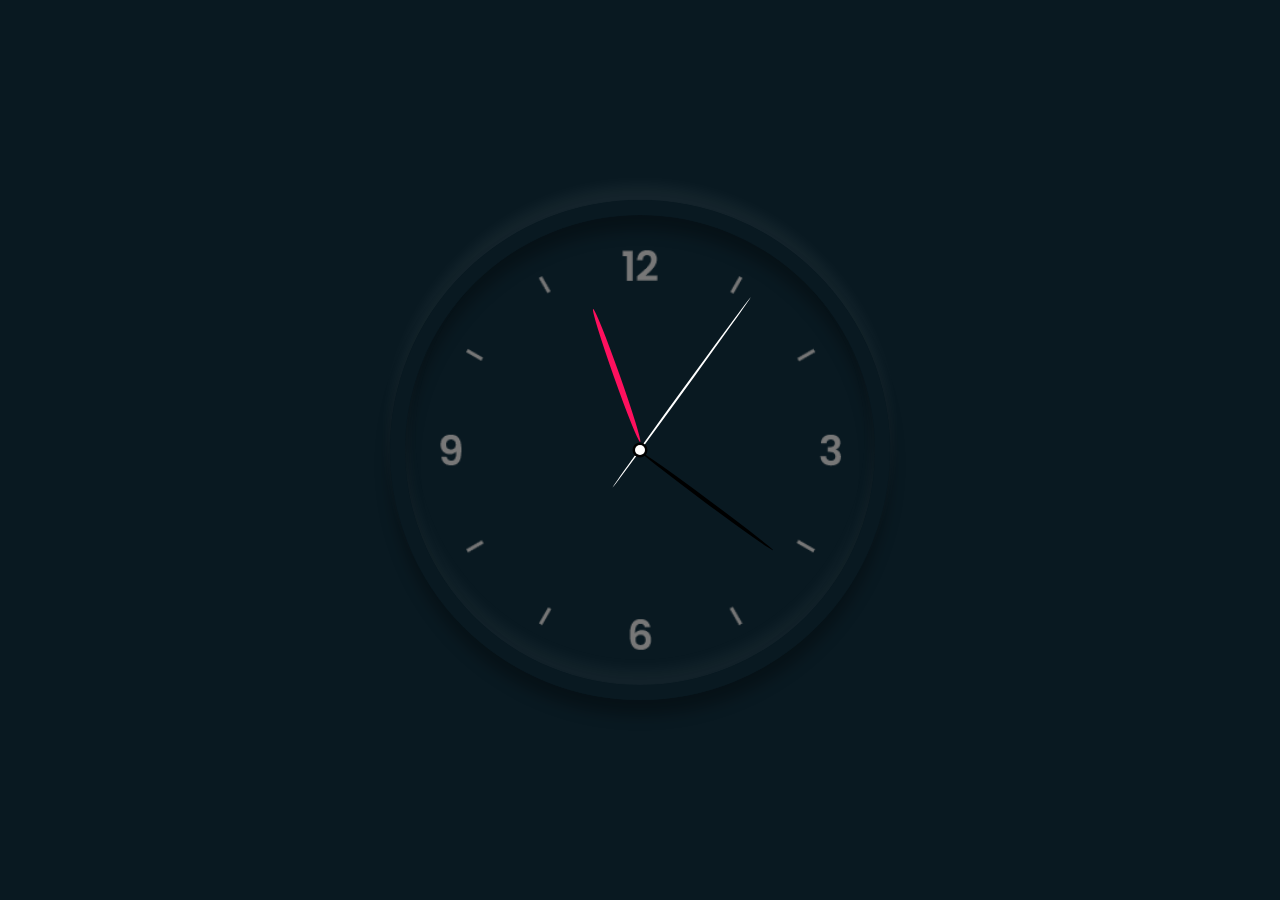
<file: Index.html>
<!DOCTYPE html>
<html>
  <head>
    <title></title>
    <link rel="stylesheet" href="clock.css" />
  </head>
  <body>
    <div id="clock">
      <div class="hour-hand"></div>
      <div class="minute-hand"></div>
      <div class="second-hand"></div>
    </div>
    <script>
      const clock = document.getElementById("clock");
      const hourHand = clock.querySelector(".hour-hand");
      const minuteHand = clock.querySelector(".minute-hand");
      const secondHand = clock.querySelector(".second-hand");

      function updateClock() {
        const now = new Date();
        const seconds = now.getSeconds();
        const minutes = now.getMinutes();
        const hours = now.getHours();

        const secondAngle = seconds * 6;
        const minuteAngle = minutes * 6 + seconds * 0.1;
        const hourAngle = (hours % 12) * 30 + minutes * 0.5;

        secondHand.style.transform = `rotateZ(${secondAngle}deg) translateX(-50%)`;
        minuteHand.style.transform = `rotateZ(${minuteAngle}deg) translateX(50%)`;
        hourHand.style.transform = `rotateZ(${hourAngle}deg) translateX(-50%)`;
      }

      // Update the clock every second
      setInterval(updateClock, 1000);
    </script>
  </body>
</html>
</file>
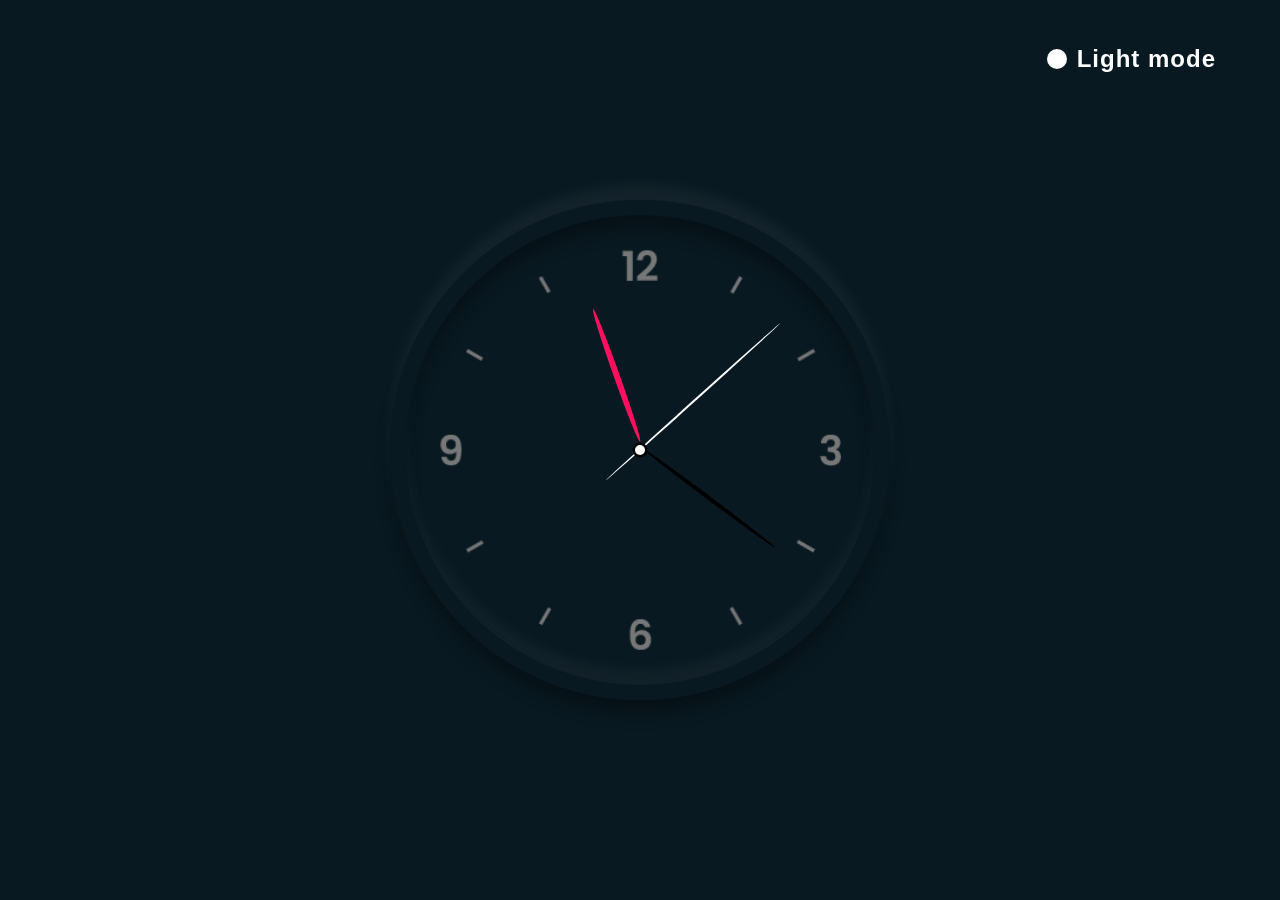
<file: index.html>
<!DOCTYPE html>
<html>
  <head>
    <title></title>
    <link rel="stylesheet" href="clock.css" />
  </head>
  <body>
    <div id="clock">
      <div class="hour-hand"></div>
      <div class="minute-hand"></div>
      <div class="second-hand"></div>
    </div>
    <div class="toogleClass"><span class="bullet"></span>Light mode</div>
    <script>
      //toogle Dark and light mode
      const toogleClass = document.querySelector(".toogleClass");
      toogleClass.addEventListener("click", () => {
        document.body.classList.toggle("light");
        if (document.body.classList.contains("light")) {
          toogleClass.innerHTML = `<span class="bullet"></span>Dark mode`;
          toogleClass.style.color = "#000";
          toogleClass.firstElementChild.style.backgroundColor = "#000";
        } else {
          toogleClass.innerHTML = `<span class="bullet"></span>Light mode`;
          toogleClass.style.color = "#fff";
        }
      });
      //selecting hands of clock
      const clock = document.getElementById("clock");
      const hourHand = clock.querySelector(".hour-hand");
      const minuteHand = clock.querySelector(".minute-hand");
      const secondHand = clock.querySelector(".second-hand");

      function updateClock() {
        const now = new Date();
        const seconds = now.getSeconds();
        const minutes = now.getMinutes();
        const hours = now.getHours();

        const secondAngle = seconds * 6;
        const minuteAngle = minutes * 6 + seconds * 0.1;
        const hourAngle = (hours % 12) * 30 + minutes * 0.5;

        secondHand.style.transform = `rotateZ(${secondAngle}deg) translateX(-50%)`;
        minuteHand.style.transform = `rotateZ(${minuteAngle}deg) translateX(-50%)`;
        hourHand.style.transform = `rotateZ(${hourAngle}deg) translateX(-50%)`;
      }

      // Update the clock every second
      setInterval(updateClock, 1000);
    </script>
  </body>
</html>
</file>
<file: clock.css>
*,
*::before,
*::after {
  margin: 0;
  padding: 0;
  box-sizing: border-box;
}
body {
  height: 100vh;
  width: 100%;
  display: flex;
  align-items: center;
  justify-content: center;
  background-color: #091921;
  position: relative;
}
body.light {
  background-color: #f5f5f5;
}
#clock {
  width: 500px;
  height: 500px;
  border-radius: 50%;
  position: relative;
  border: 15px solid #091921;
  background-image: url("clock.png");
  background-size: cover;
  box-shadow: 0 -15px 15px rgba(255, 255, 255, 0.05),
    inset 0 -15px 15px rgba(225, 225, 225, 0.05), 0 15px 15px rgba(0, 0, 0, 0.3),
    inset 0 15px 15px rgba(0, 0, 0, 0.3);
}
body.light #clock {
  border: none;
  box-shadow: inset 20px 20px 20px rgba(0, 0, 0, 0.05),
    5px 25px 20px rgba(0, 0, 0, 0.05), 5px 20px 30px rgba(0, 0, 0, 0.05),
    inset -20px -20px 25px rgba(255, 255, 255, 0.9);
}
#clock::before {
  position: absolute;
  content: "";
  width: 10px;
  height: 10px;
  border-radius: 50%;
  background-color: #fff;
  top: 50%;
  left: 50%;
  transform: translate(-50%, -50%);
  z-index: 1000;
}
#clock::after {
  position: absolute;
  content: "";
  width: 15px;
  height: 15px;
  border-radius: 50%;
  background-color: #000;
  top: 50%;
  left: 50%;
  transform: translate(-50%, -50%);
  z-index: 900;
}
body.light #clock::after {
  background-color: #00b3ff;
}
.hour-hand,
.minute-hand,
.second-hand {
  background-color: #000;
  position: absolute;
  left: 50%;
  transform-origin: 50% 100%;
  transform: translate(-50%);
  border-radius: 50%;
  z-index: 10;
}
.hour-hand {
  height: 30%;
  width: 6px;
  background-color: #ff105e;
  top: 18%;
}
body.light .hour-hand {
  background-color: #ff006f;
}
.minute-hand {
  height: 35%;
  width: 4px;
  top: 15%;
}
body.light .minute-hand {
  background-color: #00b3ff;
}
.second-hand {
  width: 2px;
  height: 50%;
  top: 10%;
  transform-origin: 50% 80%;
  background-color: #fff;
}
body.light .second-hand {
  background: rgba(0, 0, 0, 0.6);
}
.toogleClass {
  position: absolute;
  display: flex;
  gap: 10px;
  align-items: center;
  top: 5%;
  right: 5%;
  font-family: sans-serif;
  font-size: 1.5rem;
  font-weight: 700;
  cursor: pointer;
  letter-spacing: 1px;
  color: #fff;
}
.toogleClass .bullet {
  width: 20px;
  height: 20px;
  border-radius: 50%;
  background-color: #fff;
}
</file>
